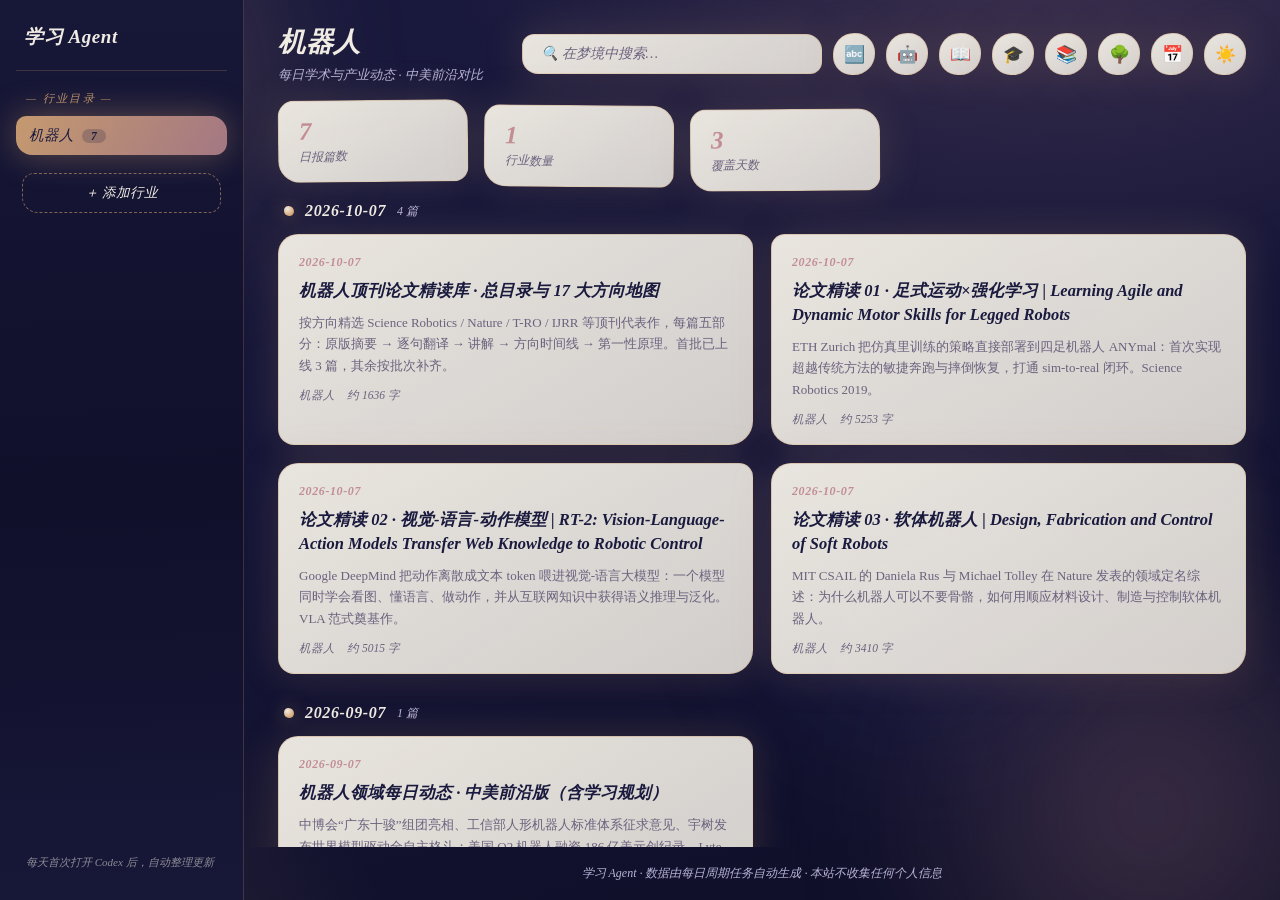
<file: 行业日报/index.html>
<!doctype html>
<html lang="zh-CN">
<head>
<meta charset="utf-8">
<meta name="viewport" content="width=device-width, initial-scale=1">
<meta name="description" content="学习 Agent：机器人等领域每日学术与产业动态、技术树与课程学习笔记，帮你整理、查缺补漏与答疑。">
<title>学习 Agent · 学习中心</title>
<link rel="stylesheet" href="styles.css">
<link rel="manifest" href="manifest.json">
<meta name="theme-color" content="#1a1a3e">
<link rel="apple-touch-icon" href="icons/icon-192.png">
</head>
<body>
<div class="orbs" aria-hidden="true">
  <span class="orb orb-gold"></span>
  <span class="orb orb-rose"></span>
  <span class="orb orb-blue"></span>
</div>
<div class="app">
  <aside class="sidebar">
    <div class="brand">
      <span class="brand-text">学习 Agent</span>
    </div>
    <div class="menu-label">— 行业目录 —</div>
    <nav id="industryNav"></nav>
    <button id="addIndustryBtn" class="add-btn">＋ 添加行业</button>
    <div id="addIndustryBox" class="add-box hidden">
      <input id="newIndustryInput" placeholder="输入行业名称，如：人工智能">
      <div class="add-actions">
        <button id="confirmAdd" class="primary">添加</button>
        <button id="cancelAdd">取消</button>
      </div>
    </div>
    <div class="sidebar-foot">每天首次打开 Codex 后，自动整理更新</div>
  </aside>
  <main class="content">
    <header class="topbar">
      <div class="topbar-title">
        <h1 id="pageTitle">机器人</h1>
        <p id="pageSubtitle">每日学术与产业动态 · 中美前沿对比</p>
      </div>
      <div class="topbar-actions">
        <input id="searchInput" class="search" placeholder="🔍 在梦境中搜索…">
        <button id="vocabBtn" class="icon-btn" title="背单词">🔤</button>
        <button id="aiBtn" class="icon-btn" title="AI 助手">🤖</button>
        <button id="libraryBtn" class="icon-btn" title="图书馆">📖</button>
        <button id="coursesBtn" class="icon-btn" title="线上课程">🎓</button>
        <button id="notesBtn" class="icon-btn" title="学习笔记">📚</button>
        <button id="treeBtn" class="icon-btn" title="打开技术树">🌳</button>
        <button id="tasksBtn" class="icon-btn" title="任务清单与日历">📅</button>
        <button id="themeToggle" class="icon-btn" title="切换梦境明暗">🌙</button>
      </div>
    </header>
    <section class="stats" id="statsBar">
      <div class="stat"><span class="stat-value" id="statReports">0</span><span class="stat-label">日报篇数</span></div>
      <div class="stat"><span class="stat-value" id="statIndustries">1</span><span class="stat-label">行业数量</span></div>
      <div class="stat"><span class="stat-value" id="statDays">0</span><span class="stat-label">覆盖天数</span></div>
    </section>
    <div id="listView">
      <div id="reportList" class="report-list"></div>
    </div>
    <div id="detailView" class="detail-view hidden"></div>
    <div id="treeView" class="tree-view hidden">
      <div class="tree-topbar">
        <button id="treeBack" class="back-btn">← 返回日报</button>
        <span class="tree-title">🌳 机器人技术树 · 2016–2026 · 滚轮调年份间距 · 拖拽平移</span>
        <div id="treeQuickbar" class="tree-quickbar"></div>
      </div>
      <div id="treeViewport" class="tree-viewport">
        <div id="treeWorld" class="tree-world">
          <svg id="treeSvg" class="tree-svg"></svg>
          <div id="treeNodes" class="tree-nodes"></div>
        </div>
      </div>
    </div>
    <div id="tasksView" class="tasks-view hidden">
      <div class="tasks-topbar">
        <button id="tasksBack" class="back-btn">← 返回日报</button>
        <span class="tasks-title">📅 任务清单 · 可视化日历</span>
        <button id="tasksReset" class="back-btn">↺ 重置勾选</button>
      </div>
      <div class="tasks-progress" id="tasksProgress"></div>
      <div class="tasks-cal" id="tasksCal"></div>
      <div class="tasks-list" id="tasksList"></div>
    </div>
    <div id="nodeModal" class="node-modal hidden">
      <div class="node-modal-card">
        <button id="nodeModalClose" class="nm-close">×</button>
        <div id="nodeModalBody"></div>
      </div>
    </div>
        <div id="notesView" class="notes-view hidden">
      <div class="notes-topbar">
        <button id="notesBack" class="back-btn">← 返回日报</button>
        <span class="notes-title">📚 学习笔记 · 按课程分类</span>
      </div>
      <div id="notesList" class="notes-list"></div>
    </div>
        <div id="noteReader" class="note-reader hidden"></div>
    <div id="libraryView" class="library-view hidden">
      <div class="library-topbar">
        <button id="libraryBack" class="back-btn">← 返回日报</button>
        <span class="library-title">📖 图书馆 · 开源教材与电子书</span>
      </div>
      <div id="libraryList" class="library-list"></div>
    </div>
    <div id="libraryReader" class="library-reader hidden"></div>
    <div id="coursesView" class="library-view hidden">
      <div class="library-topbar">
        <button id="coursesBack" class="back-btn">← 返回日报</button>
        <span class="library-title">🎓 线上课程 · 名校公开课</span>
      </div>
      <div id="coursesList" class="library-list"></div>
    </div>
    <div id="aiView" class="ai-view hidden"></div>
    <div id="vocabView" class="vocab-view hidden"></div>
    <footer class="footer">学习 Agent · 数据由每日周期任务自动生成 · 本站不收集任何个人信息</footer>
  </main>
</div>
<div id="toast" class="toast hidden"></div>
<script src="data/reports.js"></script>
<script src="data/tech_tree.js"></script>
<script src="app.js"></script>
<script src="tree.js"></script>
<script src="data/tasks.js"></script>
<script src="tasks.js"></script>
<script src="data/library.js"></script>
<script src="library.js"></script>
<script src="data/courses.js"></script>
<script src="courses.js"></script>
<script src="ai.js"></script>
<script src="data/vocabulary.js"></script>
<script src="data/corpus.js"></script>
<script src="vocab.js"></script>
<script src="notes.js"></script>
<script>if('serviceWorker' in navigator){window.addEventListener('load',function(){navigator.serviceWorker.register('sw.js');});}</script>
</body>
</html>
</file>
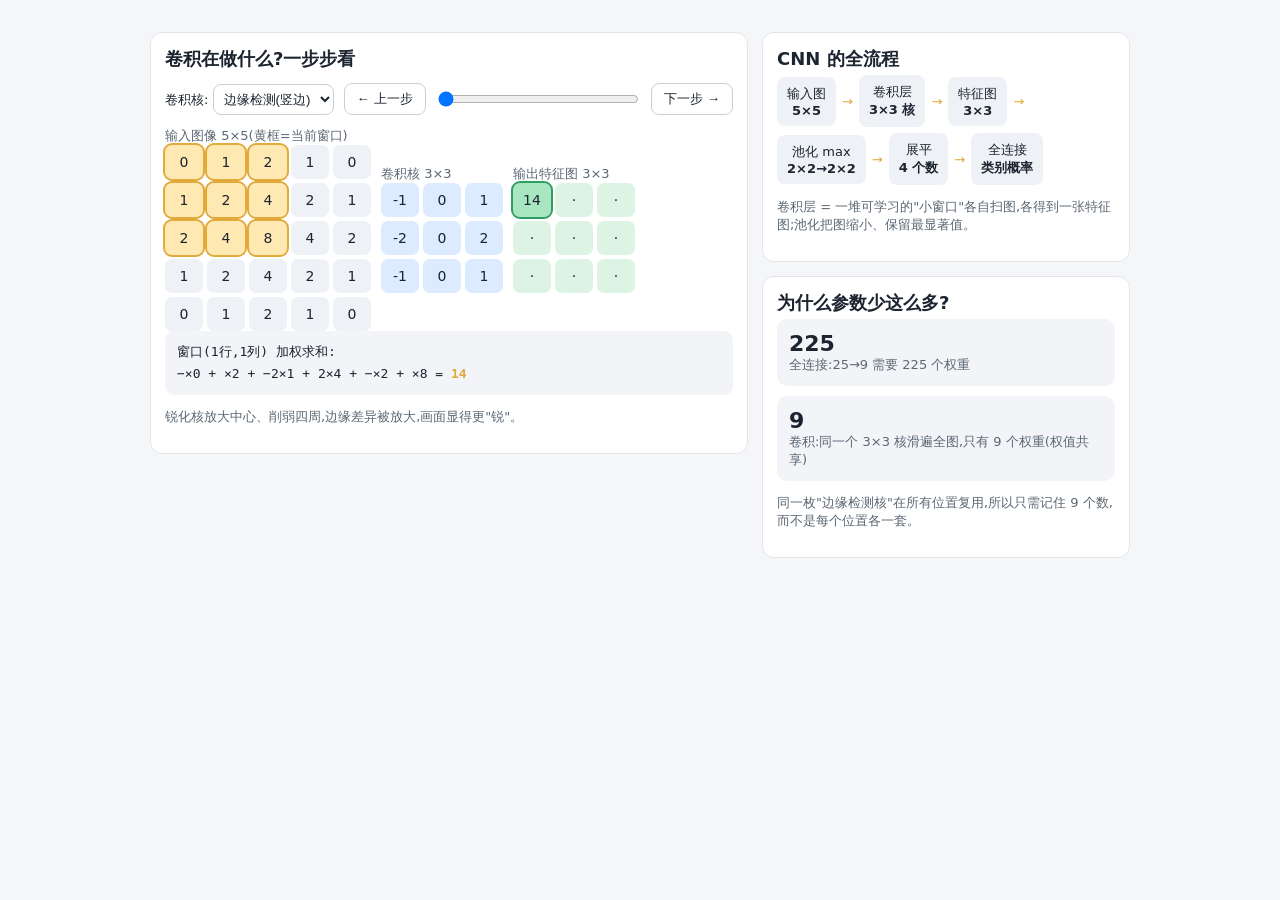
<file: 行业日报/files/eie1005/conv-demo.html>
<!doctype html>
<html lang="zh-CN">
<head>
<meta charset="utf-8">
<meta name="viewport" content="width=device-width, initial-scale=1">
<title>卷积与 CNN 原理演示</title>
<style>
  :root{ color-scheme: light dark; }
  html,body{ margin:0; padding:16px; font-family: system-ui, -apple-system, "Segoe UI", "PingFang SC", "Microsoft YaHei", sans-serif; background: light-dark(#f5f6f8, #101318); color: light-dark(#1c2430, #e8edf3); }
  .wrap{ max-width: 980px; margin: 0 auto; display:flex; flex-wrap:wrap; gap:14px; align-items:flex-start; }
  .card{ background: light-dark(#ffffff,#1a1f27); border:1px solid light-dark(#e2e6eb,#2a313c); border-radius:12px; padding:14px; }
  .grid{ display:grid; gap:4px; }
  .g5{ grid-template-columns:repeat(5,38px); }
  .g3{ grid-template-columns:repeat(3,38px); }
  .cell{ height:34px; display:flex; align-items:center; justify-content:center; border-radius:7px; font-size:14px; font-variant-numeric: tabular-nums; background: light-dark(#eef1f5,#222936); }
  .win{ background: light-dark(#ffe9b3,#6b5316); outline:2px solid #e2a93b; }
  .kcell{ background: light-dark(#dcebff,#1d3450); }
  .out{ background: light-dark(#ddf4e4,#1d3a2a); }
  .out.cur{ background: light-dark(#a8e6c1,#27603c); outline:2px solid #2f9e63; }
  .row{ display:flex; flex-wrap:wrap; gap:10px; margin-top:12px; align-items:center; }
  .btn{ padding:6px 12px; border-radius:8px; border:1px solid light-dark(#c9d0d9,#38414d); background: light-dark(#ffffff,#232a35); color:inherit; cursor:pointer; }
  .btn:hover{ border-color:#e2a93b; }
  .sel{ padding:6px; border-radius:8px; border:1px solid light-dark(#c9d0d9,#38414d); background: light-dark(#ffffff,#232a35); color:inherit; }
  .calc{ font-family: ui-monospace, Consolas, monospace; font-size:13px; background: light-dark(#f2f4f7,#151a21); padding:10px 12px; border-radius:9px; line-height:1.7; }
  .flow{ display:flex; flex-wrap:wrap; gap:6px; align-items:center; font-size:13px; }
  .flow .box{ padding:8px 10px; border-radius:8px; background: light-dark(#eef1f5,#222936); text-align:center; }
  .arrow{ color:#e2a93b; }
  .stats{ display:flex; gap:10px; flex-wrap:wrap; }
  .stat{ flex:1 1 150px; border-radius:10px; padding:12px; background: light-dark(#f2f4f7,#151a21); }
  .stat .num{ font-size:22px; font-weight:700; }
  h1{ font-size:18px; margin:0 0 4px; }
  .muted{ color: light-dark(#5b6773,#9aa7b4); font-size:13px; }
  .sum{ font-weight:700; color:#e2a93b; }
  label{ font-size:13px; }
  @media (prefers-reduced-motion: reduce){ *{ animation:none!important; } }
</style>
</head>
<body>
<div id="cnn-demo" class="wrap">
  <div class="card" style="flex:1 1 520px;">
    <h1>卷积在做什么?一步步看</h1>
    <div class="row">
      <label>卷积核:
        <select id="kernelSel" class="sel">
          <option value="edge">边缘检测(竖边)</option>
          <option value="blur">模糊(平均 1/9)</option>
          <option value="sharpen">锐化</option>
        </select>
      </label>
      <button id="prev" class="btn">← 上一步</button>
      <input id="pos" type="range" min="0" max="8" value="0" style="flex:1;">
      <button id="next" class="btn">下一步 →</button>
    </div>
    <div class="row">
      <div>
        <div class="muted">输入图像 5×5(黄框=当前窗口)</div>
        <div id="inputGrid" class="grid g5"></div>
      </div>
      <div>
        <div class="muted">卷积核 3×3</div>
        <div id="kernelGrid" class="grid g3"></div>
      </div>
      <div>
        <div class="muted">输出特征图 3×3</div>
        <div id="outGrid" class="grid g3"></div>
      </div>
    </div>
    <div class="calc" id="calc" aria-live="polite"></div>
    <p class="muted" id="hint">拖动滑块或点"下一步",看小窗口如何滑过图像、在每个位置做一次加权求和。</p>
  </div>

  <div style="flex:1 1 320px; display:flex; flex-direction:column; gap:14px;">
    <div class="card">
      <h1>CNN 的全流程</h1>
      <div class="flow">
        <span class="box">输入图<br><b>5×5</b></span><span class="arrow">→</span>
        <span class="box">卷积层<br><b>3×3 核</b></span><span class="arrow">→</span>
        <span class="box">特征图<br><b>3×3</b></span><span class="arrow">→</span>
        <span class="box">池化 max<br><b>2×2→2×2</b></span><span class="arrow">→</span>
        <span class="box">展平<br><b>4 个数</b></span><span class="arrow">→</span>
        <span class="box">全连接<br><b>类别概率</b></span>
      </div>
      <p class="muted">卷积层 = 一堆可学习的"小窗口"各自扫图,各得到一张特征图;池化把图缩小、保留最显著值。</p>
    </div>
    <div class="card">
      <h1>为什么参数少这么多?</h1>
      <div class="stats">
        <div class="stat"><div class="num" id="fcNum">—</div><div class="muted">全连接:25→9 需要 225 个权重</div></div>
        <div class="stat"><div class="num" id="convNum">—</div><div class="muted">卷积:同一个 3×3 核滑遍全图,只有 9 个权重(权值共享)</div></div>
      </div>
      <p class="muted">同一枚"边缘检测核"在所有位置复用,所以只需记住 9 个数,而不是每个位置各一套。</p>
    </div>
  </div>
</div>

<script>
(function(){
  var root = document.getElementById('cnn-demo');
  var input = [[0,1,2,1,0],[1,2,4,2,1],[2,4,8,4,2],[1,2,4,2,1],[0,1,2,1,0]];
  var kernels = {
    edge:    {name:'边缘检测(竖边)', k:[[-1,0,1],[-2,0,2],[-1,0,1]], scale:1},
    blur:    {name:'模糊(平均 1/9)', k:[[1,1,1],[1,1,1],[1,1,1]], scale:1/9},
    sharpen: {name:'锐化', k:[[0,-1,0],[-1,5,-1],[0,-1,0]], scale:1}
  };
  var pos = 0;
  var sel = root.querySelector('#kernelSel');
  var range = root.querySelector('#pos');
  var prevBtn = root.querySelector('#prev');
  var nextBtn = root.querySelector('#next');
  var inputGrid = root.querySelector('#inputGrid');
  var kernelGrid = root.querySelector('#kernelGrid');
  var outGrid = root.querySelector('#outGrid');
  var calcEl = root.querySelector('#calc');
  var hintEl = root.querySelector('#hint');

  function fmt(n){
    if (Math.abs(n - Math.round(n)) < 1e-9) return String(Math.round(n));
    return n.toFixed(1);
  }
  function outAt(p){
    var kr = kernels[sel.value];
    var r = Math.floor(p/3), c = p%3, s = 0;
    for (var i=0;i<3;i++) for (var j=0;j<3;j++) s += input[r+i][c+j] * kr.k[i][j];
    return s * kr.scale;
  }
  function render(){
    var kr = kernels[sel.value];
    var r = Math.floor(pos/3), c = pos%3;
    var terms = [];
    var inHtml = '', kh = '', oh = '';
    for (var i=0;i<5;i++){
      for (var j=0;j<5;j++){
        var inWin = (i>=r && i<=r+2 && j>=c && j<=c+2);
        inHtml += '<div class="cell'+(inWin?' win':'')+'">'+input[i][j]+'</div>';
      }
    }
    inputGrid.innerHTML = inHtml;
    for (var i=0;i<3;i++){
      for (var j=0;j<3;j++){
        var kv = kr.k[i][j];
        kh += '<div class="cell kcell">'+(kv===0?'0':(kr.scale!==1?'×'+fmt(kv):kv))+'</div>';
      }
    }
    kernelGrid.innerHTML = kh;
    for (var p=0;p<9;p++){
      var val = outAt(p);
      var cls = 'cell out' + (p===pos?' cur':'');
      var txt = p<=pos ? fmt(val) : '·';
      oh += '<div class="cell '+cls+'">'+txt+'</div>';
    }
    outGrid.innerHTML = oh;
    var terms2 = [];
    for (var i=0;i<3;i++){
      for (var j=0;j<3;j++){
        var a = input[r+i][c+j], b = kr.k[i][j];
        if (b===0) continue;
        terms2.push((b<0?'−':'')+ (Math.abs(b)!==1?Math.abs(b):'') +'×'+a);
      }
    }
    var sum = outAt(pos);
    calcEl.innerHTML = '窗口('+(r+1)+'行,'+(c+1)+'列) 加权求和:<br>' +
      terms2.join(' + ') + (kr.scale!==1 ? ' <span class="muted">→ 平均 ×'+fmt(kr.scale)+'</span>' : '') +
      ' = <span class="sum">'+fmt(sum)+'</span>';
    root.querySelector('#fcNum').textContent = '225';
    root.querySelector('#convNum').textContent = String(kr.k.length*kr.k[0].length);
    if (kr.name==='edge') hintEl.textContent = '注意:中间平坦区域的输出是 0(没有边缘),左右两侧输出 ± 大值(检测到竖边)——这就是"特征图"的含义。';
    else if (kr.name==='模糊(平均 1/9)') hintEl.textContent = '平均核把周围 9 个数混成 1 个数,画面会变"糊",数值趋于平滑。';
    else hintEl.textContent = '锐化核放大中心、削弱四周,边缘差异被放大,画面显得更"锐"。';
  }
  function setPos(p){
    pos = Math.max(0, Math.min(8, p));
    range.value = pos;
    render();
  }
  sel.addEventListener('change', render);
  range.addEventListener('input', function(){ setPos(Number(range.value)); });
  prevBtn.addEventListener('click', function(){ setPos(pos-1); });
  nextBtn.addEventListener('click', function(){ setPos(pos+1); });
  render();
})();
</script>
</body>
</html>
</file>
<file: 行业日报/styles.css>
/* ============================================================
   学习 Agent · 超现实主义梦境档案室（Surrealism）
   配色锚点：午夜蓝 #1a1a3e · 沙漠金 #d4a574 · 玫瑰粉 #c38d94 · 奶油白 #f0ece4
   时间弹性：过渡 ≥700ms，缓动 ease-in-out；悬停扭曲而非放大；玫瑰/金色漫射光晕
   ============================================================ */
:root, [data-theme="dark"]{
  --midnight:#1a1a3e; --midnight-deep:#0f0f28; --midnight-soft:#262652;
  --cream:#f0ece4; --cream-deep:#e6ddcc;
  --gold:#d4a574; --gold-soft:rgba(212,165,116,.35); --gold-faint:rgba(212,165,116,.16);
  --rose:#c38d94; --rose-soft:rgba(195,141,148,.38); --rose-faint:rgba(195,141,148,.20);
  --ink:#1a1a3e;               /* 奶油面板上的正文 */
  --text:#f0ece4;              /* 深色背景上的正文 */
  --muted:#b9b3d6;             /* 深色背景上的次级文字 */
  --muted-ink:#6b627e;         /* 奶油面板上的次级文字 */
  --bg-grad:radial-gradient(1100px 700px at 82% -8%, rgba(195,141,148,.22), transparent 55%),
            radial-gradient(900px 650px at -8% 108%, rgba(212,165,116,.20), transparent 55%),
            linear-gradient(168deg, #1a1a3e 0%, #151538 46%, #0f0f28 100%);
  --panel-grad:linear-gradient(150deg, rgba(240,236,228,.97), rgba(240,236,228,.86));
  --border-gold:rgba(212,165,116,.38);
  --border-rose:rgba(195,141,148,.42);
  --shadow-glow-gold:0 0 42px rgba(212,165,116,.18);
  --shadow-glow-rose:0 0 55px rgba(195,141,148,.34), 0 0 26px rgba(212,165,116,.22);
  --sidebar-grad:linear-gradient(178deg, #171738 0%, #10102b 55%, #171738 100%);
  --sidebar-text:#f0ece4; --sidebar-muted:rgba(240,236,228,.55); --sidebar-border:rgba(212,165,116,.22); --menu-label:rgba(212,165,116,.85); --sidebar-input-bg:rgba(240,236,228,.1); --sidebar-btn-bg:rgba(240,236,228,.14);
  color-scheme: dark;
}
[data-theme="light"]{
  --bg-grad:radial-gradient(1000px 620px at 86% -6%, rgba(212,165,116,.34), transparent 55%),
            radial-gradient(900px 640px at -6% 110%, rgba(195,141,148,.28), transparent 55%),
            linear-gradient(160deg, #f0ece4 0%, #e9e1d2 52%, #dfd3be 100%);
  --text:#1a1a3e;
  --muted:#5d5670;
  --sidebar-grad:linear-gradient(178deg, #f4eee1 0%, #e8dec9 100%);
  --sidebar-text:#1a1a3e; --sidebar-muted:#6b627e; --sidebar-border:rgba(157,107,79,.3); --menu-label:#9d6b4f; --sidebar-input-bg:rgba(26,26,62,.08); --sidebar-btn-bg:rgba(26,26,62,.08);
  color-scheme: light;
}
*{box-sizing:border-box}
html,body{margin:0;padding:0;height:100%}
body{
  font-family:"Georgia","Times New Roman","Noto Serif SC","Songti SC","SimSun",serif;
  background:var(--bg-grad);
  color:var(--text);
  overflow:hidden;
}
/* ---- 梦境光球装饰（Color Melting：2s 缓慢扩散） ---- */
.orbs{position:fixed;inset:0;z-index:0;overflow:hidden;pointer-events:none}
.orb{position:absolute;border-radius:50%;filter:blur(72px);opacity:.55;
  transition:transform 2000ms ease-in-out;animation:breathe 9s ease-in-out infinite alternate;pointer-events:auto}
.orb:hover{transform:scale(1.5)}
.orb-gold{width:440px;height:440px;top:-140px;left:-120px;background:radial-gradient(circle,rgba(212,165,116,.68),transparent 70%)}
.orb-rose{width:560px;height:560px;bottom:-190px;right:-150px;background:radial-gradient(circle,rgba(195,141,148,.52),transparent 70%);animation-delay:-3s}
.orb-blue{width:400px;height:400px;top:42%;left:56%;background:radial-gradient(circle,rgba(92,92,188,.42),transparent 70%);animation-delay:-6s}
@keyframes breathe{from{opacity:.38}to{opacity:.62}}
/* ---- 骨架 ---- */
.app{position:relative;z-index:1;display:flex;height:100vh}
/* ---- 侧边栏（午夜蓝，两个主题保持神秘） ---- */
.sidebar{width:244px;min-width:244px;background:var(--sidebar-grad);color:var(--sidebar-text);
  display:flex;flex-direction:column;padding:24px 16px;overflow-y:auto;
  border-right:1px solid var(--sidebar-border)}
.brand{display:flex;align-items:center;gap:12px;padding:0 8px 20px;border-bottom:1px solid var(--sidebar-border);margin-bottom:18px}
.brand-text{font-size:19px;font-weight:700;font-style:italic;letter-spacing:.03em;color:var(--sidebar-text)}
.menu-label{font-size:11px;color:var(--menu-label);padding:2px 10px 10px;letter-spacing:.2em;font-style:italic}
.nav-item{display:flex;align-items:center;justify-content:space-between;padding:10px 13px;margin-bottom:4px;
  border-radius:10px 16px 12px 16px;cursor:pointer;font-size:14.5px;color:var(--sidebar-text);user-select:none;
  transition:transform 900ms ease-in-out, background 900ms ease-in-out, box-shadow 900ms ease-in-out}
.nav-item:hover{transform:skewX(-2deg) rotate(-.3deg);background:rgba(212,165,116,.12);box-shadow:0 0 30px rgba(212,165,116,.16)}
.nav-item.active{background:linear-gradient(120deg, rgba(212,165,116,.92), rgba(195,141,148,.82));color:#1a1a3e;font-style:italic;
  box-shadow:0 0 34px rgba(212,165,116,.4)}
.nav-item .badge{margin-left:8px;background:rgba(26,26,62,.16);border-radius:999px;padding:1px 9px;font-size:11.5px;font-weight:700}
.nav-item.active .badge{background:rgba(26,26,62,.22)}
.nav-del{border:none;background:transparent;color:inherit;opacity:.55;cursor:pointer;font-size:16px;line-height:1;padding:0 3px;border-radius:6px;transition:opacity 700ms ease-in-out}
.nav-del:hover{opacity:1}
.add-btn{margin:14px 6px 0;padding:10px;border:1px dashed rgba(212,165,116,.55);background:transparent;color:var(--sidebar-text);
  border-radius:12px 16px 12px 16px;cursor:pointer;font-size:13.5px;font-style:italic;
  transition:all 700ms ease-in-out}
.add-btn:hover{border-color:var(--rose);color:var(--sidebar-text);box-shadow:0 0 30px rgba(195,141,148,.28);transform:skewX(-1deg)}
.add-box{margin:10px 6px 0;display:flex;flex-direction:column;gap:9px;animation:fadeUp 900ms ease-in-out}
.add-box input{width:100%;padding:9px 11px;border-radius:10px;border:1px solid rgba(212,165,116,.45);
  background:var(--sidebar-input-bg);color:var(--sidebar-text);font-size:13px;font-family:inherit;font-style:italic;outline:none;
  transition:border-color 700ms ease-in-out, box-shadow 700ms ease-in-out}
.add-box input::placeholder{color:var(--sidebar-muted)}
.add-box input:focus{border-color:var(--rose);box-shadow:0 0 24px rgba(195,141,148,.3)}
.add-actions{display:flex;gap:7px}
.add-actions button{flex:1;padding:7px;border-radius:9px;border:none;cursor:pointer;font-size:13px;font-family:inherit;font-style:italic;
  background:var(--sidebar-btn-bg);color:var(--sidebar-text);transition:all 700ms ease-in-out}
.add-actions button:hover{box-shadow:0 0 24px rgba(212,165,116,.3)}
.add-actions button.primary{background:linear-gradient(120deg,#d4a574,#c38d94);color:#1a1a3e}
.sidebar-foot{margin-top:auto;padding:18px 10px 4px;font-size:11px;color:var(--sidebar-muted);line-height:1.7;font-style:italic}
/* ---- 主区 ---- */
.content{flex:1;display:flex;flex-direction:column;overflow:hidden;background:transparent}
.topbar{display:flex;align-items:center;gap:18px;padding:24px 34px 12px}
.topbar-title h1{font-size:27px;margin:0;font-style:italic;letter-spacing:.02em;color:var(--text)}
.topbar-title p{margin:6px 0 0;font-size:13px;color:var(--muted);font-style:italic}
.topbar-actions{display:flex;align-items:center;gap:11px;margin-left:auto}
.search{width:300px;padding:11px 18px;border-radius:12px 16px 12px 16px;border:1px solid var(--border-gold);
  background:var(--panel-grad);color:var(--ink);font-size:14px;font-family:inherit;font-style:italic;outline:none;
  box-shadow:var(--shadow-glow-gold);transition:border-color 700ms ease-in-out, box-shadow 700ms ease-in-out, transform 900ms ease-in-out}
.search::placeholder{color:var(--muted-ink)}
.search:focus{border-color:var(--rose);box-shadow:0 0 30px var(--rose-soft);transform:skewX(-1deg)}
.icon-btn{width:42px;height:42px;border-radius:50% 46% 50% 44%;border:1px solid var(--border-gold);background:var(--panel-grad);
  cursor:pointer;font-size:17px;color:var(--ink);box-shadow:var(--shadow-glow-gold);
  transition:all 700ms ease-in-out}
.icon-btn:hover{transform:rotate(-8deg);box-shadow:0 0 32px var(--rose-soft)}
/* ---- 统计栏（非对称错位） ---- */
.stats{display:flex;gap:16px;padding:4px 34px 16px}
.stat{flex:1;max-width:190px;background:var(--panel-grad);border:1px solid var(--border-gold);border-radius:16px 22px 14px 22px;
  padding:16px 20px;box-shadow:var(--shadow-glow-gold);display:flex;flex-direction:column;gap:3px;
  transition:transform 900ms ease-in-out, box-shadow 900ms ease-in-out}
.stat:nth-child(1){transform:rotate(-.6deg)}
.stat:nth-child(2){transform:rotate(.5deg) translateY(5px)}
.stat:nth-child(3){transform:rotate(-.4deg) translateY(9px)}
.stat:hover{transform:skewX(-1.5deg) rotate(-.5deg) translateY(-2px);box-shadow:var(--shadow-glow-rose)}
.stat-value{font-size:25px;font-weight:800;color:#c38d94;font-style:italic}
.stat-label{font-size:12px;color:var(--muted-ink);font-style:italic}
/* ---- 列表视图 ---- */
#listView{overflow-y:auto;padding:4px 34px 48px}
.report-list{display:flex;flex-direction:column;gap:30px}
.day-group{animation:fadeUp 900ms ease-in-out both}
.day-head{display:flex;align-items:center;gap:11px;margin:0 0 14px 6px}
.day-dot{width:10px;height:10px;border-radius:44% 56% 48% 52%;background:radial-gradient(circle at 35% 30%, #f0ece4, #d4a574 70%, #c38d94);box-shadow:0 0 18px rgba(212,165,116,.5)}
.day-label{font-weight:700;font-size:16px;color:var(--text);font-style:italic;letter-spacing:.04em}
.day-count{font-size:12px;color:var(--muted);font-style:italic}
.report-grid{display:grid;grid-template-columns:repeat(auto-fill,minmax(318px,1fr));gap:18px}
.card{position:relative;background:var(--panel-grad);border:1px solid var(--border-gold);border-radius:20px 14px 24px 16px;
  padding:20px 20px 17px;cursor:pointer;box-shadow:var(--shadow-glow-gold);
  transition:transform 900ms ease-in-out, box-shadow 900ms ease-in-out, border-color 900ms ease-in-out;
  display:flex;flex-direction:column;gap:9px}
.card:nth-child(3n+2){border-radius:14px 22px 16px 22px}
.card:hover{transform:skewX(-1deg) rotate(-.4deg);box-shadow:var(--shadow-glow-rose);border-color:var(--border-rose)}
.card-date{font-size:12px;color:#c38d94;font-weight:700;font-style:italic;letter-spacing:.05em}
.card-title{font-size:16.5px;margin:0;line-height:1.45;color:var(--ink);font-style:italic}
.card-summary{font-size:13px;color:var(--muted-ink);margin:0;line-height:1.65;
  display:-webkit-box;-webkit-line-clamp:3;-webkit-box-orient:vertical;overflow:hidden}
.card-meta{display:flex;align-items:center;gap:12px;margin-top:3px;font-size:11.5px;color:var(--muted-ink);font-style:italic}
mark{background:rgba(212,165,116,.4);border-radius:4px;padding:0 3px;color:inherit}
.empty{text-align:center;color:var(--muted);padding:96px 20px;font-size:14.5px;line-height:2;font-style:italic;animation:fadeUp 900ms ease-in-out}
/* ---- 详情视图 ---- */
#detailView{overflow-y:auto;padding:6px 34px 60px;animation:fadeUp 900ms ease-in-out}
.back-btn{background:var(--panel-grad);border:1px solid var(--border-gold);border-radius:11px;padding:9px 18px;cursor:pointer;
  font-size:14px;font-family:inherit;font-style:italic;color:var(--ink);box-shadow:var(--shadow-glow-gold);
  transition:all 700ms ease-in-out}
.back-btn:hover{transform:skewX(-2deg) translateX(-2px);box-shadow:var(--shadow-glow-rose);border-color:var(--border-rose)}
.detail-head{margin:22px 0 12px}
.detail-date{font-size:13px;color:#c38d94;font-weight:700;font-style:italic;letter-spacing:.05em}
.detail-head h2{font-size:26px;margin:9px 0 12px;line-height:1.35;color:var(--text);font-style:italic}
.detail-summary{color:var(--muted-ink);font-size:14px;line-height:1.75;margin:0;padding:14px 18px;
  background:var(--panel-grad);border:1px solid var(--border-gold);border-radius:14px 18px 14px 18px;font-style:italic}
.markdown-body{background:var(--panel-grad);border:1px solid var(--border-gold);border-radius:20px 16px 24px 16px;
  padding:28px 34px;line-height:1.85;font-size:15px;color:var(--ink);box-shadow:var(--shadow-glow-gold)}
.markdown-body>*{max-width:68ch}
.markdown-body h2{margin:1.5em 0 .6em;padding-bottom:.35em;border-bottom:1px solid var(--gold-soft);
  font-size:20px;color:#1a1a3e;font-style:italic}
.markdown-body h3{margin:1.2em 0 .5em;font-size:17px;color:#1a1a3e;font-style:italic}
.markdown-body h4{margin:1em 0 .4em;font-size:15px;color:#1a1a3e;font-style:italic}
.markdown-body p{margin:.5em 0}
.markdown-body ul,.markdown-body ol{margin:.5em 0;padding-left:1.6em}
.markdown-body li{margin:.3em 0}
.markdown-body a{color:#9d6b4f;text-decoration:underline;text-decoration-color:rgba(212,165,116,.55);text-underline-offset:3px;
  transition:color 700ms ease-in-out}
.markdown-body a:hover{color:#b06b76}
.markdown-body code{background:rgba(212,165,116,.14);border:1px solid var(--gold-soft);border-radius:6px;padding:1px 7px;
  font-size:.88em;font-family:Consolas,"JetBrains Mono",monospace;color:#4a3f6b}
.markdown-body table{border-collapse:collapse;margin:1em 0;width:100%;font-size:14px}
.markdown-body th,.markdown-body td{border:1px solid var(--gold-soft);padding:8px 11px;text-align:left}
.markdown-body th{background:rgba(212,165,116,.12);color:#1a1a3e;font-style:italic}
.sources{margin-top:26px;background:var(--panel-grad);border:1px solid var(--border-gold);border-radius:18px 22px 18px 22px;
  padding:22px 30px;box-shadow:var(--shadow-glow-gold)}
.sources h3{margin:0 0 10px;font-size:15px;color:#1a1a3e;font-style:italic}
.sources ol{margin:0;padding-left:1.6em;font-size:13px;line-height:2;color:var(--muted-ink)}
.sources a{color:#9d6b4f;text-decoration:underline;text-decoration-color:rgba(212,165,116,.5);text-underline-offset:3px;transition:color 700ms ease-in-out}
.sources a:hover{color:#b06b76}
.footer{text-align:center;padding:18px;font-size:12px;color:var(--muted);font-style:italic}
.toast{position:fixed;bottom:32px;left:50%;transform:translateX(-50%);background:var(--midnight);color:var(--cream);
  border:1px solid var(--border-gold);padding:11px 20px;border-radius:12px 16px 12px 16px;font-size:14px;font-family:inherit;font-style:italic;
  box-shadow:var(--shadow-glow-rose);z-index:99;animation:fadeUp 700ms ease-in-out}
.hidden{display:none!important}
@keyframes fadeUp{from{opacity:0;transform:translateY(12px) rotate(-.3deg)}to{opacity:1;transform:none}}
/* ---- 响应式（非对称在窄屏收敛，避免横向溢出） ---- */
@media(max-width:1024px){.search{width:210px}}
@media(max-width:768px){
  .sidebar{width:192px;min-width:192px}
  .topbar{padding:18px 16px 10px;flex-wrap:wrap}
  .topbar-actions{width:100%;margin-left:0}
  .search{flex:1;width:auto}
  .stats{padding:2px 16px 12px;gap:12px}
  #listView{padding:0 16px 40px}
  #detailView{padding:4px 16px 44px}
  .report-grid{grid-template-columns:1fr}
  .markdown-body{padding:22px 18px}
}
@media(max-width:480px){
  .app{flex-direction:column}
  .sidebar{width:100%;min-width:0;max-height:44vh}
  .content{height:56vh}
  .stat{max-width:none}
  .stat:nth-child(2),.stat:nth-child(3){transform:none}
  .topbar-title h1{font-size:21px}
}
@media(prefers-reduced-motion:reduce){
  *,*::before,*::after{animation:none!important;transition:none!important}
  .stat:nth-child(1),.stat:nth-child(2),.stat:nth-child(3){transform:none!important}
}
/* ===== 主题切换动效：白天=月光溶解(甲) / 晚上=梦境翻页(乙) ===== */
.theme-dissolve, .theme-dissolve *{
  transition-property: background-color, color, border-color, box-shadow !important;
  transition-duration: 1000ms !important;
  transition-timing-function: ease-in-out !important;
}
.dream-flip{animation:dreamFlip 700ms ease-in-out;will-change:transform,opacity,filter}
@keyframes dreamFlip{
  0%{opacity:1;transform:none;filter:none}
  45%{opacity:.35;transform:skewX(2.5deg) rotate(.7deg);filter:blur(1.5px)}
  100%{opacity:1;transform:none;filter:none}
}
.icon-spin{animation:iconSpin 900ms ease-in-out}
@keyframes iconSpin{
  0%{transform:rotate(0deg);opacity:1}
  50%{opacity:.35}
  100%{transform:rotate(180deg);opacity:1}
}
.orbs.melting .orb{animation:melt 2000ms ease-in-out}
@keyframes melt{
  0%{filter:blur(72px)}
  45%{filter:blur(96px) saturate(1.25);opacity:.3}
  100%{filter:blur(72px)}
}

/* ===== 到白天：方案2 晨雾散开 ===== */
.mist-ring{position:fixed;z-index:2;border-radius:50%;pointer-events:none;transform:translate(-50%,-50%) scale(0);
  background:radial-gradient(circle, rgba(240,236,228,.9) 0%, rgba(212,165,116,.35) 42%, rgba(195,141,148,.18) 58%, transparent 72%);
  filter:blur(16px);animation:mistGrow 1200ms ease-in-out forwards}
@keyframes mistGrow{
  0%{transform:translate(-50%,-50%) scale(0);opacity:.9}
  60%{opacity:.5}
  100%{transform:translate(-50%,-50%) scale(1);opacity:0}
}
.card.mist-in{animation:cardMist 1000ms ease-in-out backwards}
@keyframes cardMist{
  0%{opacity:0;transform:translateY(16px) skewX(.8deg)}
  100%{opacity:1;transform:none}
}

/* ===== 技术树 ===== */
.tree-viewport,.tree-world,.tree-nodes,.tree-node,.tree-axis{-webkit-user-select:none;user-select:none;-webkit-touch-callout:none}
.tree-view{flex:1;display:flex;flex-direction:column;overflow:hidden;min-height:0}
.tree-topbar{display:flex;align-items:center;gap:16px;padding:16px 34px 8px;flex-wrap:wrap}
.tree-title{font-family:"Georgia","Noto Serif SC",serif;font-style:italic;font-size:17px;color:var(--gold);letter-spacing:.04em}
.tree-quickbar{display:flex;align-items:center;gap:8px;flex-wrap:wrap;margin-left:auto}
.qb-label{font-size:12px;font-style:italic;color:var(--muted)}
.qb-chip{background:var(--panel-grad);border:1px solid var(--border-gold);color:var(--ink);border-radius:999px;
  padding:5px 12px;font-family:inherit;font-size:12px;font-style:italic;cursor:pointer;
  box-shadow:var(--shadow-glow-gold);transition:all 700ms ease-in-out}
.qb-chip:hover{transform:skewX(-2deg) rotate(-.4deg);box-shadow:var(--shadow-glow-rose);border-color:var(--border-rose)}
.tree-viewport{flex:1;overflow:hidden;position:relative;min-height:0;cursor:grab;
  background:radial-gradient(900px 600px at 80% -10%, rgba(212,165,116,.16), transparent 55%),
             radial-gradient(800px 600px at -5% 110%, rgba(195,141,148,.16), transparent 55%)}
.tree-world{position:absolute;top:0;left:0;transform-origin:0 0;will-change:transform}
.tree-svg{position:absolute;top:0;left:0;pointer-events:none}
.tree-line{stroke:rgba(212,165,116,.45);stroke-width:1.6;fill:none;
  filter:drop-shadow(0 0 6px rgba(212,165,116,.35))}
.tree-nodes{position:absolute;top:0;left:0;width:100%;height:100%}
.tree-node{position:absolute;transform:translate(-50%,-50%);display:flex;align-items:center;gap:7px;
  padding:6px 13px;background:var(--panel-grad);border:1px solid var(--border-gold);border-radius:999px;
  cursor:pointer;box-shadow:var(--shadow-glow-gold);white-space:nowrap;font-family:inherit;
  transition:transform 900ms ease-in-out, box-shadow 900ms ease-in-out, border-color 900ms ease-in-out}
.tree-node:hover{transform:translate(-50%,-50%) skewX(-2deg) rotate(-.4deg);box-shadow:var(--shadow-glow-rose);border-color:var(--border-rose)}
.tn-dot{width:9px;height:9px;border-radius:44% 56% 48% 52%;flex:none;
  background:radial-gradient(circle at 32% 28%, #f0ece4, #d4a574 70%, #c38d94);box-shadow:0 0 10px rgba(212,165,116,.6)}
.tn-name{font-size:13.5px;font-style:italic;color:var(--ink)}
.tn-year{font-size:11px;color:#c38d94;background:rgba(212,165,116,.18);padding:1px 8px;border-radius:999px;font-style:italic}
.tree-root{padding:10px 18px;border-radius:16px 22px 14px 22px}
.tree-root .tn-name{font-size:16px;font-weight:700}
.tree-root .tn-dot{width:13px;height:13px}
.tree-branch .tn-name{font-weight:700}
.node-modal{position:fixed;inset:0;z-index:60;background:rgba(15,15,40,.55);display:grid;place-items:center;padding:22px;animation:fadeUp 700ms ease-in-out}
.node-modal-card{position:relative;background:var(--panel-grad);border:1px solid var(--border-gold);border-radius:22px 16px 26px 18px;
  max-width:580px;width:100%;max-height:82vh;overflow:auto;padding:28px 30px;box-shadow:var(--shadow-glow-rose);color:var(--ink)}
.nm-close{position:absolute;top:12px;right:16px;border:none;background:transparent;font-size:22px;cursor:pointer;color:var(--ink);opacity:.7;transition:opacity 700ms ease-in-out}
.nm-close:hover{opacity:1}
.nm-title{margin:0 0 6px;font-size:20px;font-style:italic;color:#1a1a3e;padding-right:24px}
.nm-year{display:inline-block;font-size:12px;color:#c38d94;background:rgba(212,165,116,.2);padding:2px 10px;border-radius:999px;font-style:italic}
.nm-desc{margin:12px 0;font-size:13.5px;line-height:1.75;color:var(--muted-ink)}
.node-modal-card h4{margin:16px 0 8px;font-size:14px;font-style:italic;color:#1a1a3e}
.nm-papers{list-style:none;margin:0;padding:0;display:flex;flex-direction:column;gap:8px}
.nm-papers li{display:flex;flex-direction:column;gap:2px;border-left:1px solid var(--gold-soft);padding-left:12px}
.nm-papers a{color:#9d6b4f;font-size:13.5px;text-decoration:underline;text-decoration-color:rgba(212,165,116,.55);text-underline-offset:3px;transition:color 700ms ease-in-out}
.nm-papers a:hover{color:#b06b76}
.nm-papers span{font-size:11.5px;color:var(--muted-ink);font-style:italic}
.nm-empty{font-size:13px;color:var(--muted-ink);font-style:italic}
.nm-actions{display:flex;gap:10px;margin-top:18px;flex-wrap:wrap}
.nm-actions button{background:var(--panel-grad);border:1px solid var(--border-gold);color:var(--ink);border-radius:11px;padding:8px 15px;
  font-family:inherit;font-size:13px;font-style:italic;cursor:pointer;box-shadow:var(--shadow-glow-gold);transition:all 700ms ease-in-out}
.nm-actions button:hover{transform:skewX(-1.5deg) rotate(-.4deg);box-shadow:var(--shadow-glow-rose);border-color:var(--border-rose)}
@media(max-width:768px){.tree-topbar{padding:14px 16px 8px}.tree-quickbar{margin-left:0}}

/* ===== 技术树布局美化 ===== */
.tree-viewport::before{content:"";position:absolute;inset:0;pointer-events:none;opacity:.32;
  background-image:radial-gradient(rgba(240,236,228,.42) 1px, transparent 1.6px);
  background-size:64px 64px}
.tree-line[data-branch="vla"]{stroke:rgba(212,165,116,.55)}
.tree-line[data-branch="wm"]{stroke:rgba(195,141,148,.55)}
.tree-line[data-branch="humanoid"]{stroke:rgba(240,236,228,.4)}
.tree-line[data-branch="data"]{stroke:rgba(157,145,196,.5)}
.tree-line[data-branch="safety"]{stroke:rgba(155,178,196,.5)}
.tree-node[data-branch="vla"] .tn-dot{background:radial-gradient(circle at 32% 28%, #f0ece4, #d4a574 70%, #a9784f);box-shadow:0 0 10px rgba(212,165,116,.65)}
.tree-node[data-branch="wm"] .tn-dot{background:radial-gradient(circle at 32% 28%, #f0ece4, #c38d94 70%, #9d6873);box-shadow:0 0 10px rgba(195,141,148,.65)}
.tree-node[data-branch="humanoid"] .tn-dot{background:radial-gradient(circle at 32% 28%, #f0ece4, #d9d2c2 70%, #9c9278);box-shadow:0 0 10px rgba(240,236,228,.6)}
.tree-node[data-branch="data"] .tn-dot{background:radial-gradient(circle at 32% 28%, #f0ece4, #9d91c4 70%, #6f6496);box-shadow:0 0 10px rgba(157,145,196,.6)}
.tree-node[data-branch="safety"] .tn-dot{background:radial-gradient(circle at 32% 28%, #f0ece4, #9bb2c4 70%, #6d8499);box-shadow:0 0 10px rgba(155,178,196,.6)}
.tree-branch{border-color:rgba(212,165,116,.7);padding:8px 16px;
  background:linear-gradient(150deg, rgba(240,236,228,.99), rgba(226,214,193,.92));
  box-shadow:0 0 34px rgba(212,165,116,.26)}
.tree-branch .tn-name{font-size:14.5px}
.tree-branch .tn-year{background:rgba(195,141,148,.16)}
.tree-root{padding:12px 22px;border-radius:18px 24px 16px 24px;border-color:rgba(212,165,116,.8);
  background:linear-gradient(150deg, rgba(240,236,228,.99), rgba(212,165,116,.24));
  box-shadow:0 0 46px rgba(212,165,116,.35), 0 0 84px rgba(195,141,148,.18)}
.tree-root .tn-name{font-size:17.5px}
.tree-root .tn-year{background:rgba(212,165,116,.22);color:#8f6245}
.tn-year{border:1px solid var(--gold-soft)}
.tree-node{backdrop-filter:none}

/* ===== 年份时间轴与虚线 ===== */
.year-guide{stroke:rgba(212,165,116,.16);stroke-width:1;stroke-dasharray:3 7;fill:none}
.tree-axis{position:absolute;width:78px;height:0;pointer-events:none}
.axis-tick{position:absolute;left:0;width:100%;display:flex;align-items:center;gap:7px;transform:translateY(-50%)}
.axis-dot{width:7px;height:7px;border-radius:50%;flex:none;background:radial-gradient(circle at 32% 28%, #f0ece4, #d4a574 70%, #c38d94);box-shadow:0 0 10px rgba(212,165,116,.55)}
.axis-tick::after{content:"";flex:1;height:1px;background:linear-gradient(90deg, rgba(212,165,116,.5), transparent)}
.axis-label{font-family:"Georgia","Noto Serif SC",serif;font-style:italic;font-size:13px;color:var(--gold);letter-spacing:.03em;padding-left:2px;text-shadow:0 0 10px rgba(212,165,116,.35)}
.tree-viewport::after{content:"";position:absolute;top:0;right:78px;bottom:0;width:1px;pointer-events:none;
  background:linear-gradient(180deg, transparent, rgba(212,165,116,.4) 12%, rgba(212,165,116,.4) 88%, transparent)}

/* ============================================================
   学习笔记模块
   ============================================================ */
.notes-view{flex:1;overflow-y:auto;padding:10px 34px 48px}
.notes-topbar{display:flex;align-items:center;gap:16px;margin-bottom:24px}
.notes-title{font-size:20px;font-style:italic;letter-spacing:.02em;color:var(--text)}
.notes-course{grid-column:1/-1;margin:18px 0 4px;font-family:"Georgia","Noto Serif SC",serif;font-style:italic;font-size:19px;color:var(--gold);border-bottom:1px dashed var(--gold-soft);padding-bottom:8px}
.notes-course small{display:block;margin-top:4px;font-size:12px;color:var(--muted-ink);font-style:normal}
.notes-list{display:grid;grid-template-columns:repeat(auto-fill,minmax(300px,1fr));gap:16px}
.note-card{background:var(--panel-grad);border:1px solid var(--border-gold);border-radius:18px 22px 16px 22px;
  padding:20px;cursor:pointer;box-shadow:var(--shadow-glow-gold);
  transition:transform 900ms ease-in-out,box-shadow 900ms ease-in-out}
.note-card:hover{transform:skewX(-1deg) translateY(-3px);box-shadow:var(--shadow-glow-rose)}
.note-card-title{font-size:17px;margin:0 0 9px;color:var(--ink);font-style:italic}
.note-card-desc{margin:0;font-size:13px;color:var(--muted-ink);line-height:1.6}
.note-reader{flex:1;overflow-y:auto;padding:10px 34px 56px}
.note-body{padding:26px 30px;margin-top:14px}
.note-loading{color:var(--muted-ink);font-style:italic;padding:18px 0}
.note-plain{white-space:pre-wrap;font-family:inherit;background:transparent;border:none;padding:0}
.markdown-body blockquote{border-left:3px solid var(--gold);background:rgba(212,165,116,.12);margin:.9em 0;padding:.5em 1em;
  border-radius:0 12px 12px 0;color:var(--muted-ink)}
.markdown-body pre{background:rgba(26,26,62,.06);border:1px solid var(--gold-soft);border-radius:12px;
  padding:12px 14px;overflow-x:auto;font-size:13px;line-height:1.6}
.markdown-body pre code{background:transparent;border:none;padding:0;font-size:inherit}
.markdown-body .mermaid{overflow-x:auto;margin:1em 0;display:flex;justify-content:center;text-align:left}
.markdown-body .mermaid svg{max-width:100%;height:auto}
.markdown-body .katex-display{overflow-x:auto;overflow-y:hidden;padding:4px 0}
.markdown-body table{display:block;overflow-x:auto}
/* ===== 任务清单与可视化日历 ===== */
.tasks-view{flex:1;overflow-y:auto;padding:10px 34px 48px;min-height:0}
.tasks-topbar{display:flex;align-items:center;gap:16px;margin-bottom:14px;flex-wrap:wrap}
.tasks-title{font-family:"Georgia","Noto Serif SC",serif;font-style:italic;font-size:20px;color:var(--text)}
.tasks-progress{font-size:13px;color:var(--muted-ink);margin-bottom:12px}
.progress-bar{height:8px;border-radius:999px;background:rgba(212,165,116,.18);margin-top:6px;overflow:hidden;max-width:480px}
.progress-fill{height:100%;border-radius:999px;background:linear-gradient(90deg,var(--gold),var(--rose));transition:width .8s ease}
.tasks-cal{display:grid;grid-template-columns:repeat(auto-fit,minmax(280px,1fr));gap:16px;margin-bottom:22px}
.cal-month{background:var(--panel-grad);border:1px solid var(--border-gold);border-radius:18px 22px 16px 22px;padding:14px;box-shadow:var(--shadow-glow-gold)}
.cal-month-title{font-family:"Georgia","Noto Serif SC",serif;font-style:italic;font-size:16px;color:var(--gold);margin-bottom:10px}
.cal-grid{display:grid;grid-template-columns:repeat(7,1fr);gap:6px}
.cal-dow{font-size:11px;color:var(--muted);text-align:center}
.cal-cell{min-height:58px;border:1px solid rgba(212,165,116,.18);border-radius:10px;padding:4px;display:flex;flex-direction:column;gap:3px}
.cal-cell.empty{border:none}
.cal-day{font-size:11px;color:var(--muted-ink)}
.cal-chip{font-size:10.5px;line-height:1.25;padding:2px 5px;border-radius:6px;background:rgba(255,255,255,.06);border-left:3px solid var(--cc,#d4a574);color:var(--ink)}
.cal-cell.has-ev{background:rgba(212,165,116,.09)}
.tasks-list{display:flex;flex-direction:column;gap:8px;max-width:980px}
.tl-head{font-family:"Georgia","Noto Serif SC",serif;font-style:italic;font-size:16px;color:var(--gold);margin:16px 0 2px}
.task-row{display:flex;align-items:center;gap:10px;flex-wrap:wrap;background:var(--panel-grad);border:1px solid var(--border-gold);border-radius:12px;padding:10px 14px;cursor:pointer;transition:opacity .5s ease, filter .5s ease, border-color .5s ease;box-shadow:var(--shadow-glow-gold)}
.task-row:hover{border-color:var(--border-rose)}
.task-row.done{opacity:.35;filter:grayscale(.55)}
.task-row.done .task-title{text-decoration:line-through}
.task-check{width:17px;height:17px;accent-color:var(--rose);flex:none;cursor:pointer}
.task-date{font-size:12px;color:var(--gold);min-width:88px;font-variant-numeric:tabular-nums}
.task-course{font-size:12px;font-weight:700;min-width:64px}
.task-title{font-size:14px;color:var(--ink);flex:1;min-width:180px}
.task-meta{font-size:11.5px;color:var(--muted-ink)}
.task-note{font-size:11px;color:var(--muted-ink);width:100%;padding-left:27px}

/* ===== 笔记人工编辑 ===== */
.note-toolbar{display:flex;align-items:center;gap:10px;margin-bottom:12px;flex-wrap:wrap}
.note-toolbar-spacer{flex:1}
.note-title-inline{font-family:"Georgia","Noto Serif SC",serif;font-style:italic;font-size:15px;color:var(--gold)}
.note-body.editing{outline:2px dashed var(--rose-soft);outline-offset:4px;border-radius:14px;padding:8px;min-height:120px}


/* ===== 图书馆 ===== */
.library-view{flex:1;overflow-y:auto;padding:10px 34px 48px;animation:fadeUp 900ms ease-in-out}
.library-topbar{display:flex;align-items:center;gap:16px;margin-bottom:24px;flex-wrap:wrap}
.library-title{font-size:20px;font-style:italic;letter-spacing:.02em;color:var(--text)}
.library-list{display:grid;grid-template-columns:repeat(auto-fill,minmax(340px,1fr));gap:20px}

.book-card{display:flex;gap:18px;background:var(--panel-grad);border:1px solid var(--border-gold);
  border-radius:20px 24px 18px 24px;padding:20px;box-shadow:var(--shadow-glow-gold);
  transition:transform 900ms ease-in-out,box-shadow 900ms ease-in-out}
.book-card:hover{transform:skewX(-1deg) translateY(-3px);box-shadow:var(--shadow-glow-rose)}

.book-cover{position:relative;flex:0 0 118px;height:168px;border-radius:6px 11px 11px 6px;
  background:radial-gradient(120% 90% at 85% 8%, rgba(255,255,255,.22), transparent 55%),
    linear-gradient(155deg, var(--accent) 0%, rgba(26,26,62,.88) 100%);
  box-shadow:0 12px 26px rgba(26,26,62,.38), inset 0 0 0 1px rgba(255,255,255,.14);
  display:flex;flex-direction:column;align-items:center;justify-content:flex-start;gap:8px;
  padding:12px 8px 10px;overflow:hidden}
.book-spine{position:absolute;left:0;top:0;bottom:0;width:9px;
  background:linear-gradient(180deg, rgba(255,255,255,.38), rgba(0,0,0,.22));
  border-radius:6px 0 0 6px}
.book-glyph{font-size:34px;line-height:1;filter:drop-shadow(0 2px 5px rgba(0,0,0,.3));margin-left:4px}
.book-cover-title{font-size:14px;font-weight:700;color:#fff;text-align:center;
  writing-mode:vertical-rl;letter-spacing:.12em;max-height:78px;overflow:hidden;margin-left:4px;
  text-shadow:0 1px 3px rgba(0,0,0,.32)}
.book-cover-edition{font-size:11px;color:rgba(255,255,255,.88);text-align:center;margin-left:4px}

.book-body{flex:1;min-width:0;display:flex;flex-direction:column;gap:8px}
.book-category{font-size:11px;color:var(--rose);font-weight:700;letter-spacing:.14em}
.book-title{font-size:18px;margin:0;color:var(--ink);font-style:italic;display:flex;align-items:baseline;gap:8px;flex-wrap:wrap;line-height:1.35}
.book-edition{font-size:12.5px;color:var(--muted-ink);font-style:normal;font-weight:400}
.book-author{font-size:12.5px;color:var(--muted-ink)}
.book-desc{margin:0;font-size:13px;color:var(--muted-ink);line-height:1.65}
.book-tags{display:flex;flex-wrap:wrap;gap:6px}
.book-tag{font-size:11px;padding:3px 10px;border-radius:999px;background:rgba(212,165,116,.14);
  border:1px solid var(--gold-soft);color:var(--gold)}
.book-actions{display:flex;flex-wrap:wrap;gap:8px;margin-top:auto;padding-top:8px}
.book-action{display:inline-flex;align-items:center;gap:6px;padding:8px 14px;border-radius:11px;
  border:1px solid var(--border-gold);background:var(--panel-grad);color:var(--ink);
  font-size:12.5px;font-family:inherit;font-style:italic;cursor:pointer;text-decoration:none;
  box-shadow:var(--shadow-glow-gold);transition:all 700ms ease-in-out}
.book-action:hover{transform:skewX(-2deg);box-shadow:var(--shadow-glow-rose);border-color:var(--border-rose)}
.book-action.primary{background:linear-gradient(120deg, rgba(212,165,116,.92), rgba(195,141,148,.82));
  color:#1a1a3e;font-weight:700;border-color:transparent}

.library-reader{flex:1;display:flex;flex-direction:column;padding:10px 26px 22px;min-height:0;overflow:hidden}
.library-reader-top{display:flex;align-items:center;gap:12px;margin-bottom:12px;flex-wrap:wrap}
.library-reader-title{font-size:16px;font-style:italic;color:var(--gold)}
.library-reader-spacer{flex:1}
.library-reader-frame{flex:1;min-height:0;border:1px solid var(--border-gold);border-radius:14px;
  overflow:hidden;background:var(--panel-grad);box-shadow:var(--shadow-glow-gold)}
.library-reader-frame iframe{width:100%;height:100%;border:0;display:block;background:#fff}

@media(max-width:760px){
  .book-card{flex-direction:column}
  .book-cover{flex:none;width:120px;height:150px}
  .book-cover-title{writing-mode:horizontal-tb;max-height:none}
}

/* ===== 图书馆阅读器：左侧 PDF + 右侧笔记 ===== */
.library-reader-main{flex:1;min-height:0;display:flex;gap:14px}
.library-note-panel{flex:0 0 340px;min-width:0;display:flex;flex-direction:column;background:var(--panel-grad);
  border:1px solid var(--border-gold);border-radius:16px 20px 14px 20px;padding:16px;box-shadow:var(--shadow-glow-gold)}
.library-note-head{font-size:15px;font-style:italic;color:var(--gold);margin-bottom:6px}
.library-note-hint{font-size:12px;color:var(--muted-ink);line-height:1.6;margin:0 0 10px}
.library-note-panel textarea{flex:1;min-height:0;resize:none;border:1px solid var(--gold-soft);border-radius:12px;
  padding:12px;background:rgba(26,26,62,.05);color:var(--ink);font-family:inherit;font-size:14px;line-height:1.7;outline:none}
.library-note-panel textarea:focus{border-color:var(--rose-soft)}
.library-note-status{margin-top:8px;font-size:12px;color:var(--muted-ink)}
.library-note-status.saved{color:var(--gold)}
@media(max-width:900px){
  .library-reader-main{flex-direction:column}
  .library-note-panel{flex:0 0 220px}
}

/* ===== AI 助手 ===== */
.ai-view{flex:1;overflow-y:auto;padding:10px 34px 48px;animation:fadeUp 900ms ease-in-out;display:flex;flex-direction:column}
.ai-topbar{display:flex;align-items:center;gap:12px;margin-bottom:16px;flex-wrap:wrap}
.ai-title{font-size:20px;font-style:italic;letter-spacing:.02em;color:var(--text)}
.ai-topbar-spacer{flex:1}
.ai-config{background:var(--panel-grad);border:1px solid var(--border-gold);border-radius:18px 22px 16px 22px;
  padding:18px;margin-bottom:16px;box-shadow:var(--shadow-glow-gold)}
.ai-config-grid{display:grid;grid-template-columns:repeat(auto-fit,minmax(230px,1fr));gap:12px}
.ai-field{display:flex;flex-direction:column;gap:6px}
.ai-field label{font-size:12.5px;color:var(--muted-ink);font-style:italic}
.ai-field input,.ai-field select{padding:10px 12px;border-radius:11px;border:1px solid var(--border-gold);
  background:rgba(26,26,62,.05);color:var(--ink);font-family:inherit;font-size:13.5px;outline:none}
.ai-field input:focus,.ai-field select:focus{border-color:var(--rose-soft)}
.ai-config-foot{display:flex;align-items:center;gap:16px;margin-top:14px;flex-wrap:wrap}
.ai-remember{display:flex;align-items:center;gap:8px;font-size:13px;color:var(--muted-ink)}
.ai-remember input{accent-color:var(--rose)}
.ai-config-actions{display:flex;gap:10px;margin-left:auto;flex-wrap:wrap}
.ai-safety{margin:12px 0 0;font-size:12px;color:var(--muted-ink);line-height:1.6}
.ai-chat{flex:1;min-height:0;display:flex;flex-direction:column;background:var(--panel-grad);
  border:1px solid var(--border-gold);border-radius:18px 22px 16px 22px;padding:16px;box-shadow:var(--shadow-glow-gold)}
.ai-messages{flex:1;min-height:0;overflow-y:auto;display:flex;flex-direction:column;gap:12px}
.ai-welcome{font-size:13.5px;color:var(--muted-ink);line-height:1.8;text-align:center;padding:24px 10px;font-style:italic}
.ai-msg{display:flex}
.ai-msg.user{justify-content:flex-end}
.ai-msg.assistant{justify-content:flex-start}
.ai-bubble{max-width:78%;padding:10px 14px;border-radius:14px 16px 12px 16px;font-size:14px;line-height:1.7;
  white-space:pre-wrap;word-break:break-word}
.ai-msg.user .ai-bubble{background:linear-gradient(120deg,rgba(212,165,116,.92),rgba(195,141,148,.82));color:#1a1a3e}
.ai-msg.assistant .ai-bubble{background:rgba(26,26,62,.07);border:1px solid var(--gold-soft);color:var(--ink)}
.ai-busy{font-size:13px;color:var(--muted-ink);font-style:italic;padding:2px 14px}
.ai-input-row{display:flex;gap:10px;margin-top:12px}
.ai-input-row textarea{flex:1;height:72px;resize:none;padding:10px 12px;border-radius:12px;border:1px solid var(--border-gold);
  background:rgba(26,26,62,.05);color:var(--ink);font-family:inherit;font-size:14px;line-height:1.6;outline:none}
.ai-input-row textarea:focus{border-color:var(--rose-soft)}
.ai-send{padding:0 20px;border-radius:12px;border:none;background:linear-gradient(120deg,rgba(212,165,116,.92),rgba(195,141,148,.82));
  color:#1a1a3e;font-weight:700;font-family:inherit;font-style:italic;font-size:14px;cursor:pointer;transition:transform 700ms ease-in-out}
.ai-send:hover{transform:skewX(-2deg)}

/* ===== 背单词 / 听写 / 语境阅读 ===== */
.vocab-view{flex:1;overflow-y:auto;padding:10px 34px 48px;animation:fadeUp 900ms ease-in-out;display:flex;flex-direction:column}
.vocab-topbar{display:flex;align-items:center;gap:10px;margin-bottom:16px;flex-wrap:wrap}
.vocab-title{font-size:20px;font-style:italic;letter-spacing:.02em;color:var(--text)}
.vocab-topbar-spacer{flex:1}
.vocab-tab{background:transparent;border:1px solid var(--border-gold);border-radius:11px;padding:7px 13px;cursor:pointer;
  font-size:13px;font-family:inherit;color:var(--text);transition:all 700ms ease-in-out}
.vocab-tab:hover{box-shadow:var(--shadow-glow-gold)}
.vocab-tab.active{background:linear-gradient(120deg,rgba(212,165,116,.92),rgba(195,141,148,.82));color:#1a1a3e;font-weight:700}
.vocab-body{flex:1}
.vocab-card{max-width:760px;margin:0 auto;background:var(--panel-grad);border:1px solid var(--border-gold);
  border-radius:20px 24px 18px 24px;padding:28px;box-shadow:var(--shadow-glow-gold)}
.vocab-progress{font-size:12px;color:var(--muted-ink);margin-bottom:12px}
.vocab-word{font-size:34px;font-weight:700;font-style:italic;color:var(--ink);text-align:center;margin:10px 0 4px}
.vocab-abbr{font-size:15px;color:var(--rose);font-weight:700}
.vocab-course{font-size:12.5px;color:var(--muted-ink);text-align:center;margin-bottom:14px}
.vocab-meaning{margin-top:12px}
.vocab-meaning-main{font-size:20px;color:var(--ink);text-align:center}
.vocab-sentence{font-size:14px;color:var(--muted-ink);line-height:1.7;margin-top:10px;border-left:3px solid var(--gold);padding:6px 12px;background:rgba(212,165,116,.1);border-radius:0 10px 10px 0}
.vocab-actions{display:flex;justify-content:center;gap:10px;margin-top:18px;flex-wrap:wrap}
.rate{border:none;border-radius:12px;padding:10px 16px;font-size:14px;font-family:inherit;cursor:pointer;color:#fff;transition:transform 300ms ease}
.rate:hover{transform:translateY(-2px)}
.rate.r0{background:#8b5a66}.rate.r1{background:#c38d94}.rate.r2{background:#d4a574}.rate.r3{background:#81b29a}
.vocab-tts-row{display:flex;justify-content:center;margin-top:14px}
.vocab-toolbar{display:flex;gap:14px;align-items:center;flex-wrap:wrap;margin-bottom:14px;justify-content:center}
.vocab-toolbar label{font-size:13px;color:var(--muted-ink);display:flex;align-items:center;gap:6px}
.vocab-toolbar select,.vocab-toolbar input{padding:8px 10px;border-radius:10px;border:1px solid var(--border-gold);
  background:rgba(26,26,62,.05);color:var(--ink);font-family:inherit;font-size:13px}
.vocab-list{max-width:760px;margin:0 auto;display:flex;flex-direction:column;gap:10px}
.vocab-row{background:var(--panel-grad);border:1px solid var(--border-gold);border-radius:12px 16px 10px 16px;padding:12px 16px}
.vocab-row-head{font-size:15px;color:var(--ink)}
.vocab-tag{font-size:11px;padding:2px 8px;border-radius:999px;background:rgba(129,178,154,.2);color:#4f7d68}
.vocab-tag.new{background:rgba(195,141,148,.2);color:#9d5f68}
.vocab-muted{font-size:13px;color:var(--muted-ink);line-height:1.7}
.vocab-muted.small{font-size:12px}
.vocab-input{width:100%;padding:12px 14px;border-radius:12px;border:1px solid var(--border-gold);background:rgba(26,26,62,.05);
  color:var(--ink);font-family:inherit;font-size:16px;margin:12px 0;outline:none}
.vocab-input:focus{border-color:var(--rose-soft)}
.vocab-textarea{width:100%;height:90px;resize:none;padding:12px;border-radius:12px;border:1px solid var(--border-gold);
  background:rgba(26,26,62,.05);color:var(--ink);font-family:inherit;font-size:14px;line-height:1.7;margin:12px 0;outline:none}
.back-btn.big{padding:14px 22px;font-size:16px}
.vocab-ok{color:#4f7d68;font-size:15px;margin-top:10px;font-weight:700}
.vocab-bad{color:#b15f6b;font-size:15px;margin-top:10px;font-weight:700}
.vocab-question{font-size:16px;font-style:italic;color:var(--gold);margin-bottom:10px}
.vocab-passage{font-size:15.5px;line-height:1.9;color:var(--ink);border-left:3px solid var(--rose-soft);padding:6px 12px;background:rgba(195,141,148,.08);border-radius:0 10px 10px 0}
.vocab-stats{display:grid;grid-template-columns:repeat(auto-fit,minmax(110px,1fr));gap:12px;margin:16px 0;text-align:center}
.vocab-stats div{background:rgba(26,26,62,.05);border:1px solid var(--gold-soft);border-radius:12px;padding:14px 6px}
.vocab-stats b{font-size:22px;color:var(--gold);display:block}
.vocab-progress-bar{height:10px;border-radius:999px;background:rgba(212,165,116,.15);overflow:hidden;margin:10px 0}
.vocab-progress-bar div{height:100%;background:linear-gradient(90deg,var(--gold),var(--rose))}
.ai-quick{display:flex;justify-content:flex-end;margin-top:10px}
</file>
